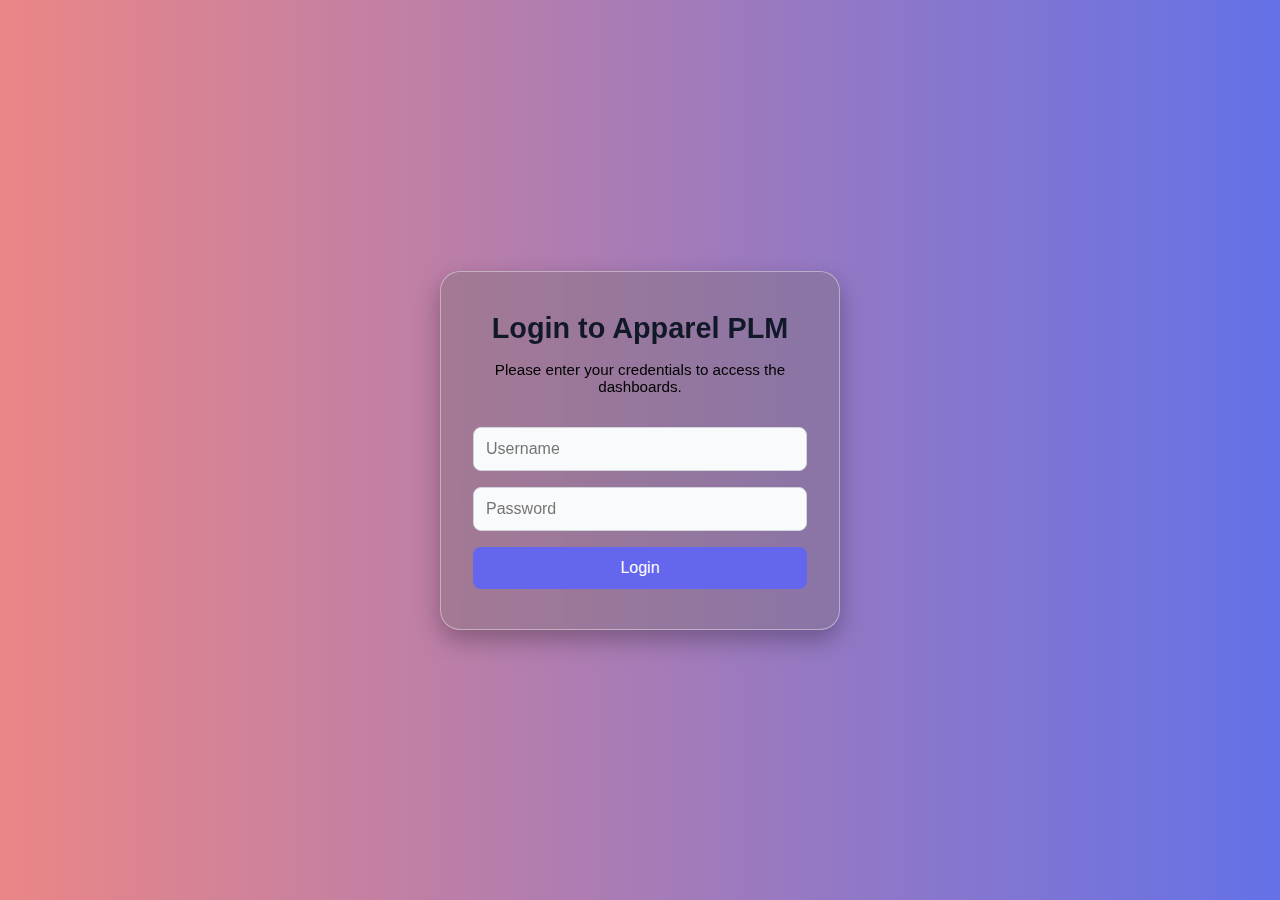
<file: procurement/index.html>
<!DOCTYPE html>
<html lang="en">
<head>
  <meta charset="UTF-8" />
  <title>Procurement Dashboards</title>
  <link rel="stylesheet" href="styles.css" />
</head>
<body>
  <div class="container">
    <h1>🧾 Procurement Dashboards</h1>
    <p class="subtext">Choose a dashboard to explore procurement data, analyze demand and stock, and make informed decisions.</p>

    <div class="links">
      <a href="available.html" class="button">Available Stock Dashboard</a>
      <a href="demand.html" class="button">Demand Dashboard</a>
      <a href="demand-vs-availability.html" class="button">Demand vs Availability</a>
    </div>
  </div>

  <!-- 🔔 Feedback Message Box -->
  <div id="feedback-container"
       class="hidden fixed bottom-6 left-6 max-w-sm w-full z-50">
    <div class="bg-yellow-100 dark:bg-yellow-700 text-yellow-800 dark:text-yellow-100 p-4 rounded-lg shadow-lg border-l-4 border-yellow-500">
      <h2 class="font-semibold text-base mb-1">📣 Feedback</h2>
      <p id="feedback-message" class="text-sm leading-relaxed"></p>
    </div>
  </div>

  <script src="script.js"></script>
</body>
</html>
</file>
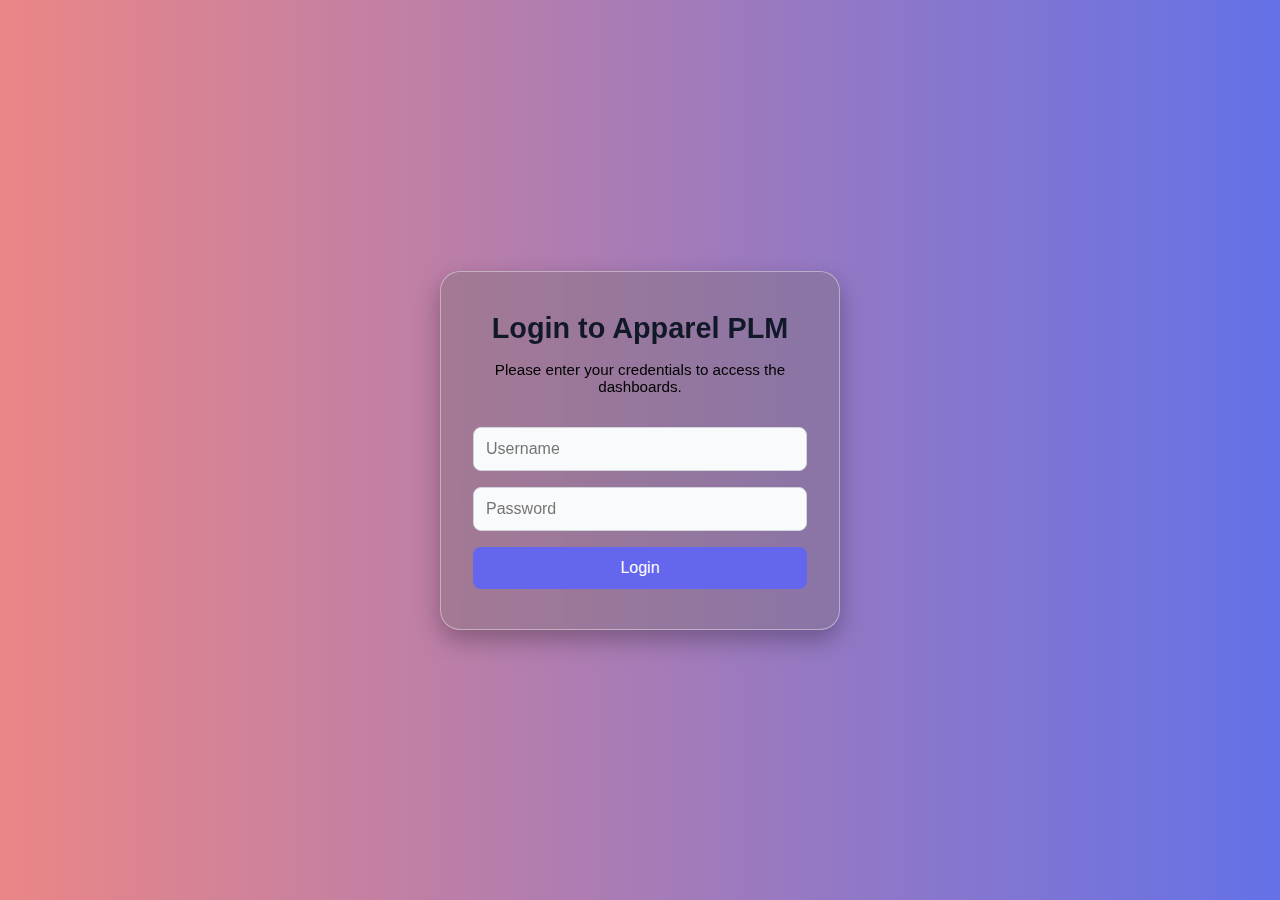
<file: dev/public/index.html>
<!DOCTYPE html>
<html lang="en">
<head>
    <meta http-equiv="refresh" content="0; url=/auth/login.html">
    <meta charset="UTF-8">
    <meta name="viewport" content="width=device-width, initial-scale=1.0">
    <title>Redirecting...</title>
</head>
<body>
    <p>Redirecting to <a href="/auth/login.html">Login Page</a>...</p>
</body>
</html>
</file>
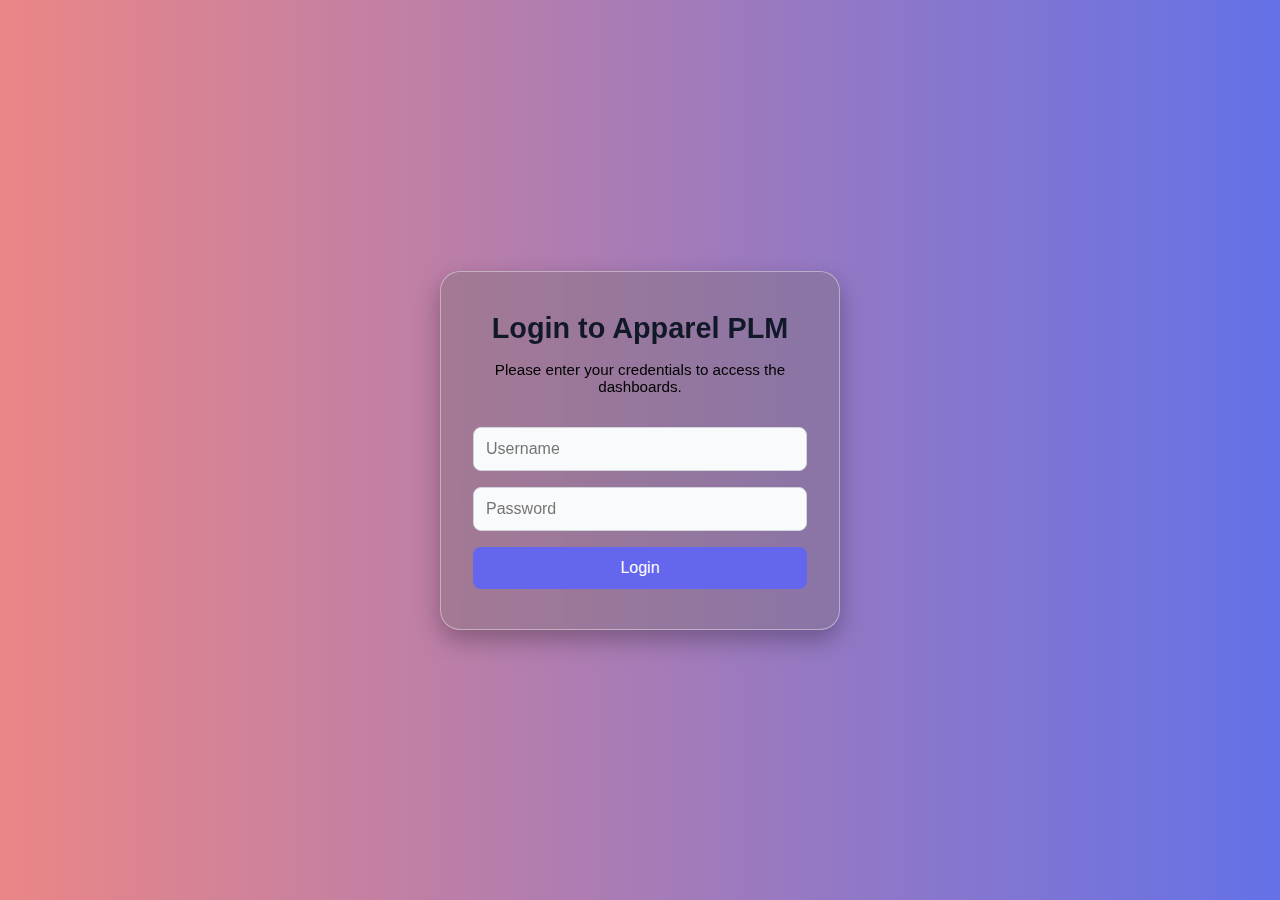
<file: auth/login.html>
<!DOCTYPE html>
<html lang="en">
<head>
  <meta charset="UTF-8">
  <title>Apparel PLM Login</title>
  <link rel="stylesheet" href="styles.css">
</head>
<body>
  <div class="login-container">
    <h1>Login to Apparel PLM</h1>
    <p>Please enter your credentials to access the dashboards.</p>
    
    <form id="login-form">
      <input type="text" id="username" placeholder="Username" required />
      <input type="password" id="password" placeholder="Password" required />
      <button type="submit">Login</button>
    </form>

    <!-- Animated error message -->
    <div id="error-box" class="error-box hidden">Invalid username or password</div>
  </div>

  <script src="login.js"></script>
</body>
</html>
</file>
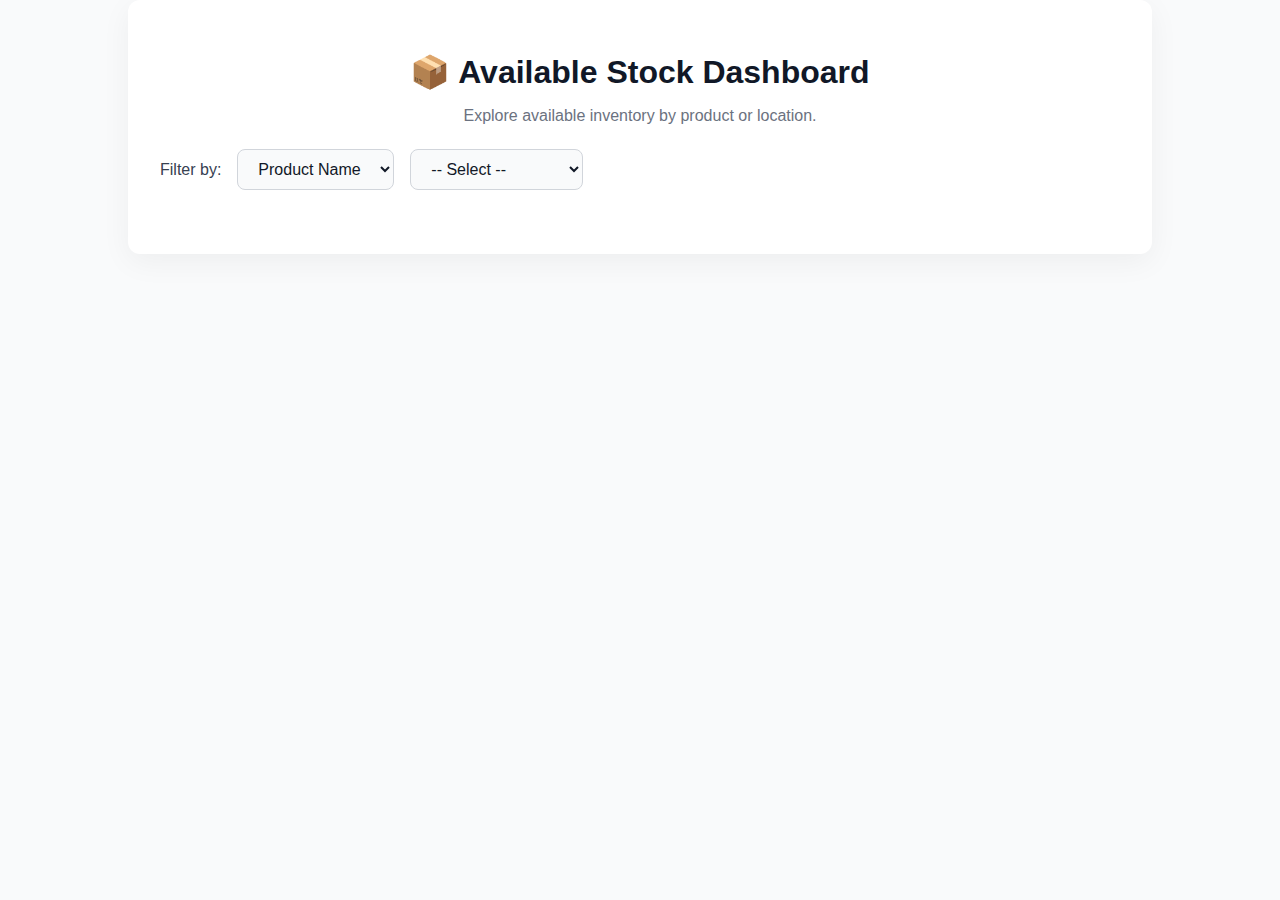
<file: procurement/available.html>
<!DOCTYPE html>
<html lang="en">
<head>
  <meta charset="UTF-8" />
  <title>Available Stock Dashboard</title>
  <link rel="stylesheet" href="styles.css" />
</head>
<body>
  <div class="container">
    <h1>📦 Available Stock Dashboard</h1>
    <p class="subtext">Explore available inventory by product or location.</p>

    <div class="form-section">
      <label for="filter-type">Filter by:</label>
      <select id="filter-type">
        <option value="product">Product Name</option>
        <option value="location">Location</option>
      </select>

      <select id="filter-value">
        <option value="">-- Select --</option>
      </select>
    </div>

    <div id="results" class="results-cards"></div>
  </div>

  <script src="available.js"></script>
</body>
</html>
</file>
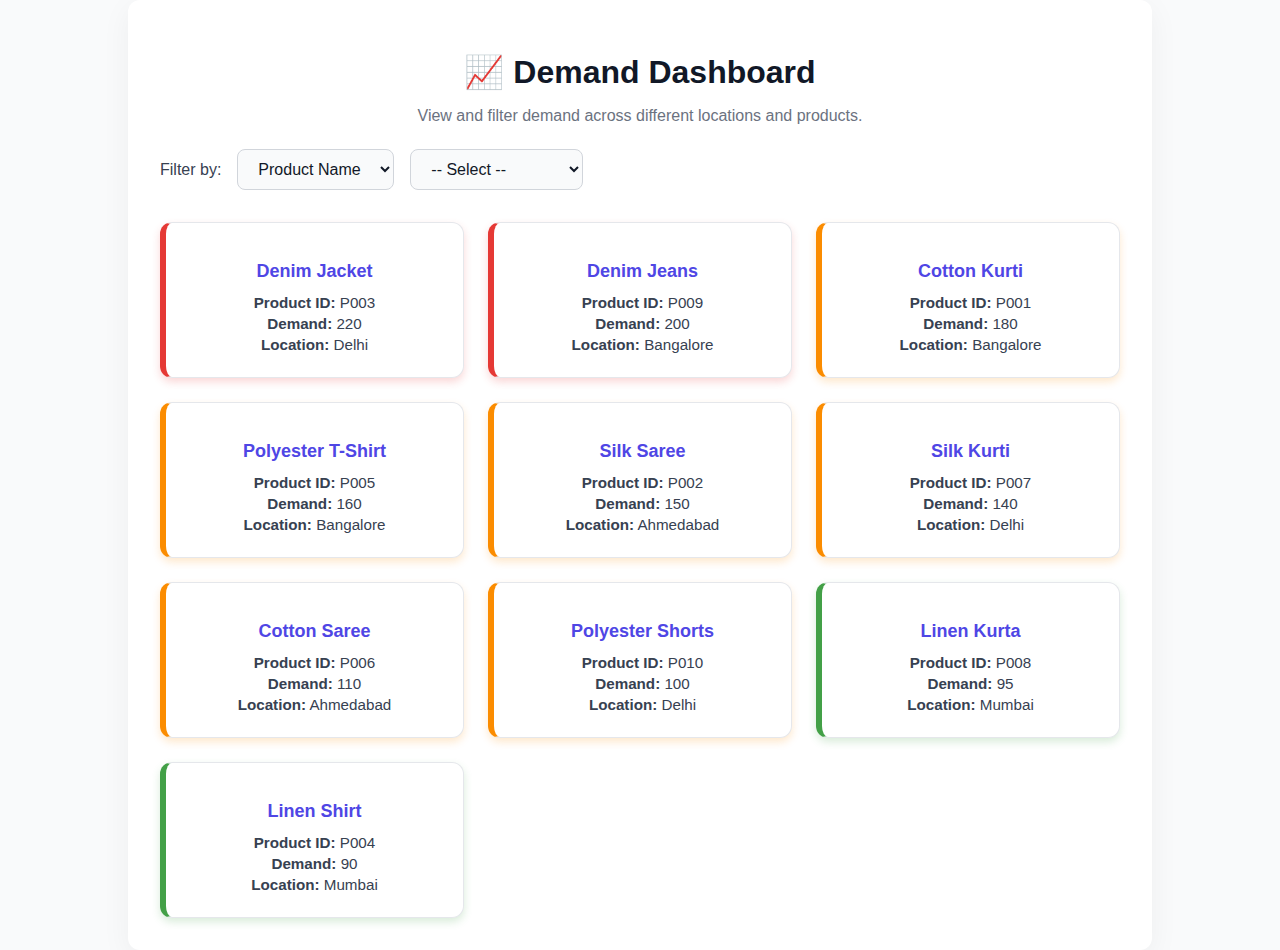
<file: procurement/demand.html>
<!DOCTYPE html>
<html lang="en">
<head>
  <meta charset="UTF-8" />
  <title>Demand Dashboard</title>
  <link rel="stylesheet" href="styles.css" />
</head>
<body>
  <div class="container">
    <h1>📈 Demand Dashboard</h1>
    <p class="subtext">View and filter demand across different locations and products.</p>

    <div class="form-section">
      <label for="filter-type">Filter by:</label>
      <select id="filter-type">
        <option value="product">Product Name</option>
        <option value="location">Location</option>
      </select>

      <select id="filter-value">
        <option value="">-- Select --</option>
      </select>
    </div>

    <div id="results" class="results-cards"></div>
  </div>

  <script src="demand.js"></script>
</body>
</html>
</file>
<file: procurement/styles.css>
body {
    margin: 0;
    font-family: 'Segoe UI', Tahoma, Geneva, Verdana, sans-serif;
    background: #f9fafb;
    color: #1f2937;
  }
  
  .container {
    max-width: 900px;
    margin: 5rem auto;
    padding: 2rem;
    background: white;
    border-radius: 12px;
    box-shadow: 0 8px 30px rgba(0, 0, 0, 0.05);
    text-align: center;
  }
  
  h1 {
    font-size: 2rem;
    color: #111827;
    margin-bottom: 1rem;
  }
  
  .subtext {
    font-size: 1rem;
    color: #6b7280;
    margin-bottom: 2rem;
  }
  
  .links {
    display: flex;
    flex-direction: column;
    gap: 1rem;
    align-items: center;
  }
  
  .button {
    display: inline-block;
    background-color: #6366f1;
    color: white;
    text-decoration: none;
    padding: 0.75rem 1.5rem;
    border-radius: 0.5rem;
    font-weight: 500;
    transition: background-color 0.2s ease-in-out;
  }
  
  .button:hover {
    background-color: #4f46e5;
  }
  
  /* Dropdown styling (for demand-vs-availability) */
  .form-section {
    margin-bottom: 1.5rem;
    font-size: 1rem;
  }
  
  #product-select {
    padding: 0.5rem 1rem;
    border-radius: 0.5rem;
    border: 1px solid #d1d5db;
    font-size: 1rem;
    margin-left: 0.5rem;
  }
  

  .results-table {
    margin-top: 2rem;
    overflow-x: auto;
  }
  
  .data-table {
    width: 100%;
    border-collapse: collapse;
    margin-top: 1rem;
  }
  
  .data-table th, .data-table td {
    padding: 0.75rem;
    border: 1px solid #e5e7eb;
    text-align: left;
  }
  
  .data-table th {
    background-color: #f3f4f6;
    color: #374151;
    font-weight: 600;
  }
  
  .data-table tr:nth-child(even) {
    background-color: #f9fafb;
  }

  /* General Container */
.container {
    max-width: 960px;
    margin: 0 auto;
    padding: 2rem;
    font-family: 'Inter', sans-serif;
    color: #1f2937;
  }
  
  /* Header and Subtext */
  h1 {
    font-size: 2rem;
    font-weight: 600;
    margin-bottom: 0.25rem;
  }
  
  .subtext {
    color: #6b7280;
    margin-bottom: 1.5rem;
  }
  
  /* Filter Form Section */
  .form-section {
    display: flex;
    flex-wrap: wrap;
    gap: 1rem;
    align-items: center;
    margin-bottom: 2rem;
  }
  
  .form-section label {
    font-weight: 500;
    color: #374151;
  }
  
  .form-section select {
    padding: 0.6rem 1rem;
    border-radius: 0.5rem;
    border: 1px solid #d1d5db;
    background-color: #f9fafb;
    color: #111827;
    font-size: 1rem;
    transition: border 0.2s;
  }
  
  .form-section select:focus {
    border-color: #4f46e5;
    outline: none;
    box-shadow: 0 0 0 2px rgba(79, 70, 229, 0.3);
  }
  
  /* Card Grid Layout */
  .card-grid {
    display: grid;
    grid-template-columns: repeat(auto-fit, minmax(260px, 1fr));
    gap: 1.5rem;
  }
  
  .info-card {
    background-color: #ffffff;
    border: 1px solid #e5e7eb;
    border-radius: 0.75rem;
    padding: 1.25rem;
    box-shadow: 0 1px 3px rgba(0,0,0,0.08);
    transition: all 0.2s ease;
  }
  
  .info-card:hover {
    transform: translateY(-4px);
    box-shadow: 0 4px 14px rgba(0,0,0,0.1);
  }
  
  .info-card h3 {
    font-size: 1.125rem;
    font-weight: 600;
    color: #4f46e5;
    margin-bottom: 0.75rem;
  }
  
  .info-card p {
    margin: 0.25rem 0;
    font-size: 0.95rem;
    color: #374151;
  }

  /* Color-coded demand cards */
.info-card.high-demand {
    border-left: 6px solid #e53935;  /* Red */
    box-shadow: 0 4px 8px rgba(229, 57, 53, 0.2);
  }
  .info-card.medium-demand {
    border-left: 6px solid #fb8c00;  /* Orange */
    box-shadow: 0 4px 8px rgba(251, 140, 0, 0.2);
  }
  .info-card.low-demand {
    border-left: 6px solid #43a047;  /* Green */
    box-shadow: 0 4px 8px rgba(67, 160, 71, 0.2);
  }

  
  .comparison-section {
    margin-top: 30px;
  }
  
  .comparison-table {
    width: 100%;
    border-collapse: collapse;
    margin-top: 1rem;
    background: white;
    box-shadow: 0 2px 6px rgba(0, 0, 0, 0.06);
    border-radius: 8px;
    overflow: hidden;
  }
  
  .comparison-table th,
  .comparison-table td {
    padding: 0.75rem;
    text-align: center;
    border-bottom: 1px solid #e5e7eb;
  }
  
  .comparison-table th {
    background-color: #f3f4f6;
    font-weight: 600;
    color: #374151;
  }
  
  .status-good {
    color: green;
    font-weight: 600;
  }
  
  .status-bad {
    color: #dc2626;
    font-weight: 600;
  }
  
/* ====== FEEDBACK TOAST / BOX ====== */
#feedback-container {
  position: fixed;
  bottom: 1.5rem;
  left: 1.5rem;
  z-index: 1000;
  max-width: 22rem;
  width: calc(100% - 3rem);
  display: flex;
  flex-direction: column;
  gap: 0.5rem;
  animation: slideUp 0.4s ease-out forwards;
  transition: opacity 0.3s ease;
}

.feedback-box {
  background-color: #fef3c7; /* yellow-100 */
  color: #92400e;            /* yellow-800 */
  border-left: 4px solid #facc15; /* yellow-400 */
  padding: 1rem 1.25rem;
  border-radius: 0.5rem;
  box-shadow: 0 10px 15px -3px rgba(0,0,0,0.1),
              0 4px 6px -2px rgba(0,0,0,0.05);
  font-size: 0.875rem;
  font-weight: 500;
  line-height: 1.4;
  position: relative;
}

.dark .feedback-box {
  background-color: #884219; /* dark yellow-900 */
  color: #fef3c7;            /* yellow-100 */
  border-color: #facc15;
}

.feedback-box .close-btn {
  position: absolute;
  top: 0.5rem;
  right: 0.75rem;
  cursor: pointer;
  font-size: 1rem;
  color: inherit;
}

@keyframes slideUp {
  0% {
    transform: translateY(20%);
    opacity: 0;
  }
  100% {
    transform: translateY(0%);
    opacity: 1;
  }
}
</file>
<file: auth/styles.css>
* {
    margin: 0;
    padding: 0;
    box-sizing: border-box;
  }

  body {
    font-family: 'Segoe UI', Tahoma, Geneva, Verdana, sans-serif;
    background: linear-gradient(to right, #eb8686, #6471e7);
    height: 100vh;
    display: flex;
    align-items: center;
    justify-content: center;
    color: #1f2937;
  }
  
  .login-container {
    background: rgba(121, 111, 111, 0.356); 
    padding: 2.5rem 2rem;
    border-radius: 1.25rem;
    border: 1px solid rgba(255, 255, 255, 0.4); 
    box-shadow: 0 10px 25px rgba(0, 0, 0, 0.288);
    backdrop-filter: blur(12px); 
    -webkit-backdrop-filter: blur(12px);
    width: 100%;
    max-width: 400px;
    text-align: center;
  }
  
  .login-container h1 {
    font-size: 1.8rem;
    font-weight: 600;
    color: #111827;
    margin-bottom: 1rem;
  }
  
  .login-container p {
    font-size: 0.95rem;
    color: #000000;
    margin-bottom: 2rem;
  }
  
  form {
    display: flex;
    flex-direction: column;
    gap: 1rem;
  }
  
  input[type="text"],
  input[type="password"] {
    padding: 0.75rem;
    border: 1px solid #d1d5db;
    border-radius: 0.5rem;
    font-size: 1rem;
    background-color: #f9fafb;
    transition: border-color 0.2s;
  }
  
  input[type="text"]:focus,
  input[type="password"]:focus {
    border-color: #6366f1;
    outline: none;
    box-shadow: 0 0 0 2px rgba(99, 102, 241, 0.2);
  }
  
  button[type="submit"] {
    background-color: #6466ee;
    color: white;
    padding: 0.75rem;
    font-size: 1rem;
    font-weight: 500;
    border: none;
    border-radius: 0.5rem;
    cursor: pointer;
    transition: background-color 0.2s;
  }
  
  button[type="submit"]:hover {
    background-color: #4f46e5;
  }
  
  .message {
    margin-top: 1rem;
    font-size: 0.9rem;
    color: #dc2626;
  }
  
  @media (max-width: 480px) {
    .login-container {
      margin: 1rem;
      padding: 2rem 1.5rem;
    }
  }
  
  .button {
    background-color: #6366f1;
    color: white;
    padding: 0.75rem;
    font-size: 1rem;
    font-weight: 500;
    border: none;
    border-radius: 0.5rem;
    cursor: pointer;
    transition: background-color 0.2s;
  }
  
  .button:hover {
    background-color: #4f46e5;
  }
  
.error-box {
    margin-top: 1rem;
    padding: 0.75rem 1rem;
    background-color: #fee2e2;
    color: #b91c1c;
    border: 1px solid #fca5a5;
    border-radius: 0.5rem;
    font-size: 0.9rem;
    font-weight: 500;
    animation: fadeIn 0.3s ease-in-out;
  }
  
  @keyframes fadeIn {
    from { opacity: 0; transform: translateY(-10px); }
    to   { opacity: 1; transform: translateY(0); }
  }
  
  .hidden {
    display: none;
  }

  @keyframes shake {
    0%, 100% { transform: translateX(0); }
    20%, 60% { transform: translateX(-6px); }
    40%, 80% { transform: translateX(6px); }
  }
  
  .shake {
    animation: shake 0.4s ease-in-out;
  }
</file>
